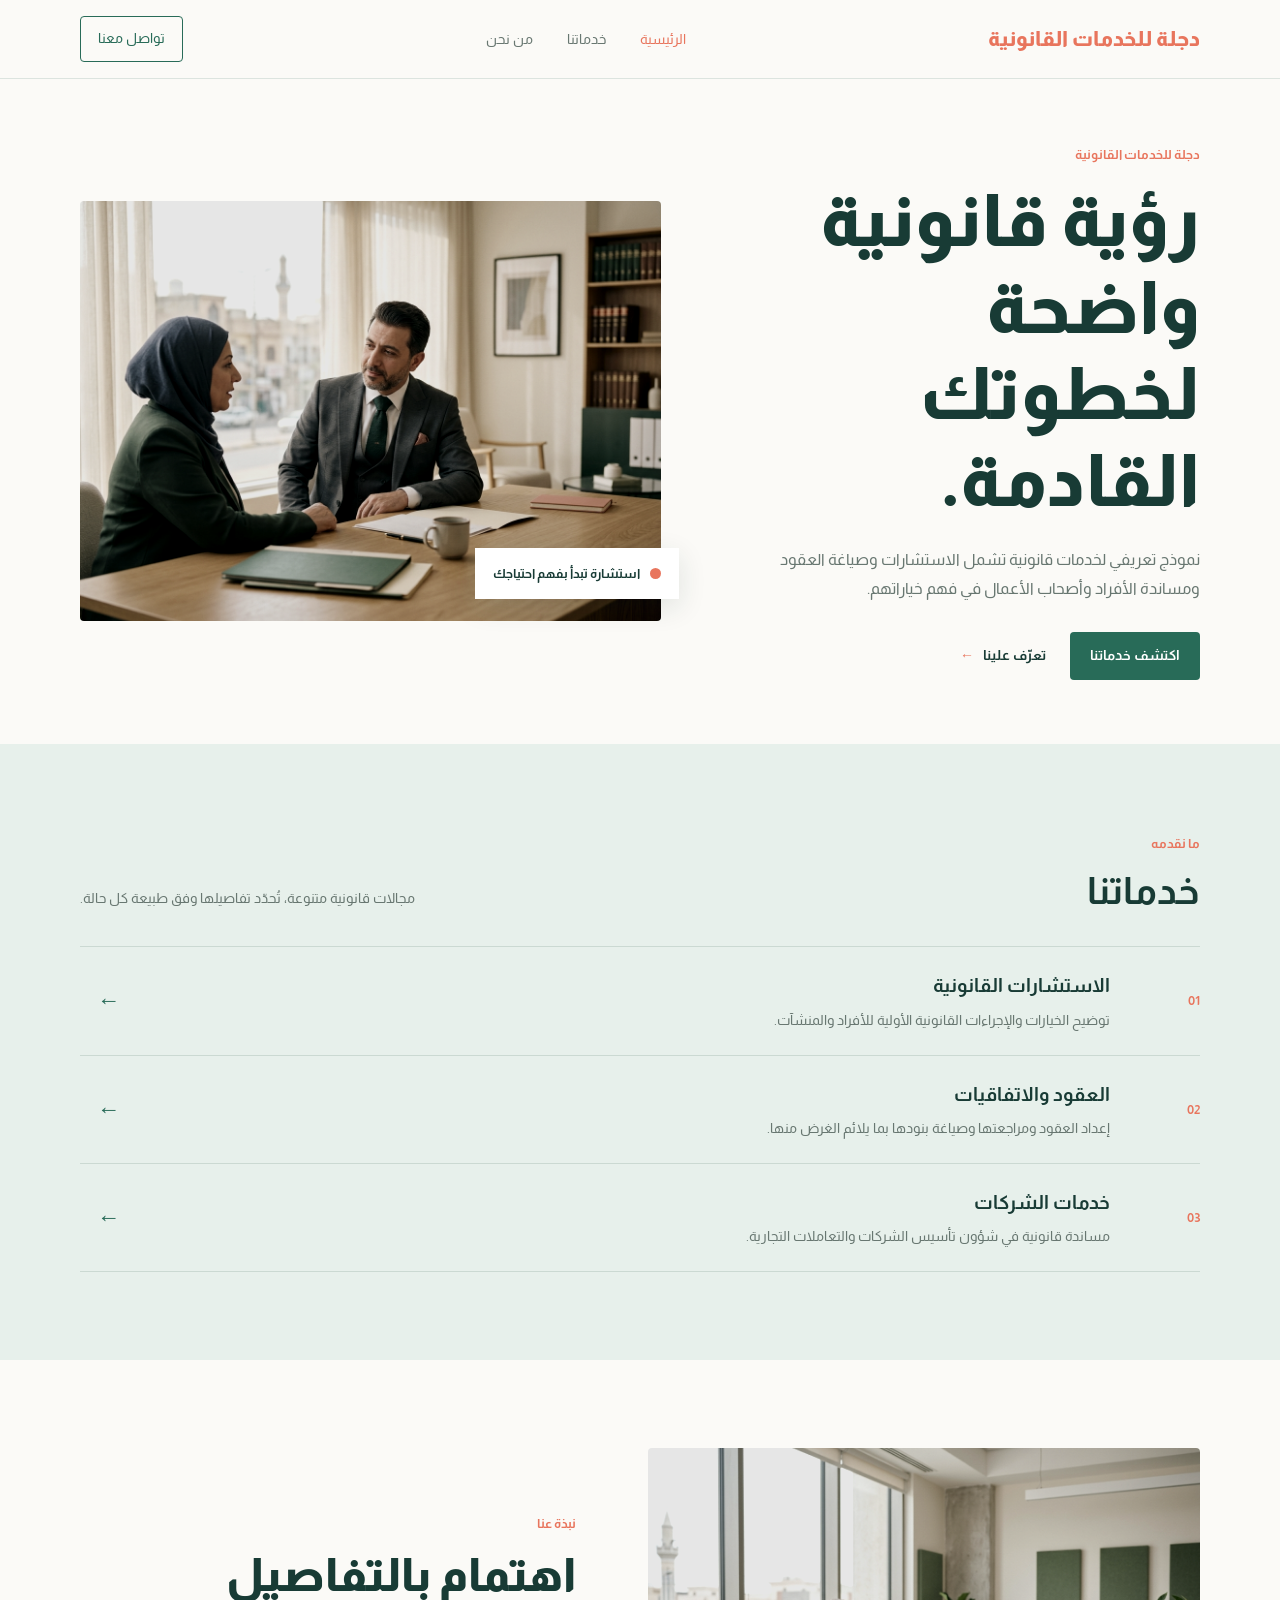
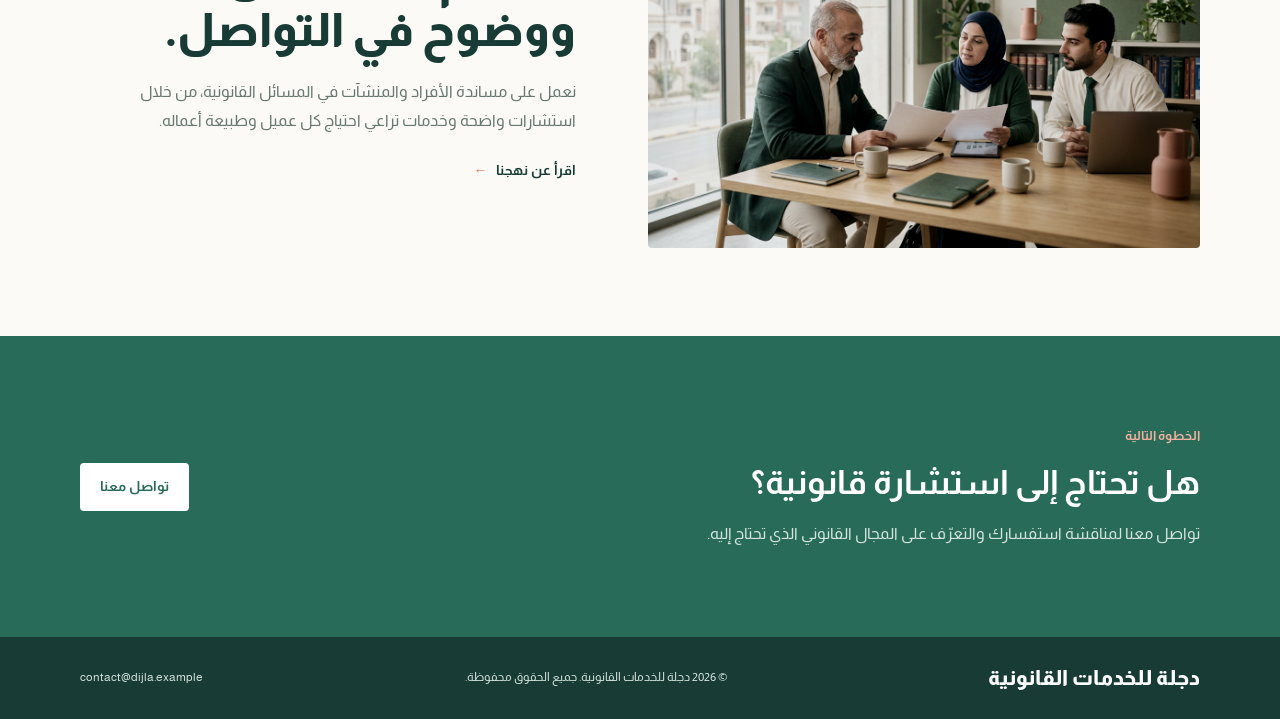
<file: index.html>
<!DOCTYPE html>
<html lang="ar" dir="rtl">
<head>
    <meta charset="UTF-8">
    <meta name="viewport" content="width=device-width, initial-scale=1.0">
    <meta name="description" content="دجلة للخدمات القانونية | استشارات قانونية وصياغة عقود وخدمات للشركات">
    <title>دجلة للخدمات القانونية | الرئيسية</title>
    <link rel="stylesheet" href="./style.css">
</head>
<body>
    <header class="site-header">
        <nav class="navbar container" aria-label="القائمة الرئيسية">
    <a class="brand" href="./index.html">دجلة<span> للخدمات القانونية</span></a>

    <ul class="nav-links">
        <li><a href="./index.html">الرئيسية</a></li>
        <li><a href="./service.html">خدماتنا</a></li>
        <li><a href="./aboutus.html">من نحن</a></li>
    </ul>

    <a class="nav-contact" href="./contact.html">تواصل معنا</a>
</nav>
    </header>

    <main>
        <section class="hero container" id="home">
            <div class="hero-copy">
                <p class="eyebrow">دجلة للخدمات القانونية</p>
                <h1>رؤية قانونية واضحة<br>لخطوتك القادمة.</h1>
                <p class="hero-description">
                    نموذج تعريفي لخدمات قانونية تشمل الاستشارات وصياغة العقود
                    ومساندة الأفراد وأصحاب الأعمال في فهم خياراتهم.
                </p>
                <div class="hero-actions">
                    <a class="button button-primary" href="#services">اكتشف خدماتنا</a>
                    <a class="text-link" href="#about">تعرّف علينا <span aria-hidden="true">←</span></a>
                </div>
            </div>

            <div class="hero-image-wrap">
                <img
                    class="hero-image"
                    src="./home-hero.jpg"
                    alt="مساحة عمل عصرية"
                >
                <div class="image-note">
                    <span class="note-mark" aria-hidden="true"></span>
                    <span>استشارة تبدأ بفهم احتياجك</span>
                </div>
            </div>
        </section>

        <section class="services section" id="services">
            <div class="container">
                <div class="section-heading">
                    <div>
                        <p class="eyebrow">ما نقدمه</p>
                        <h2>خدماتنا</h2>
                    </div>
                    <p>مجالات قانونية متنوعة، تُحدّد تفاصيلها وفق طبيعة كل حالة.</p>
                </div>

                <div class="service-list">
                    <article class="service-item">
                        <span class="service-number">01</span>
                        <div>
                            <h3>الاستشارات القانونية</h3>
                            <p>توضيح الخيارات والإجراءات القانونية الأولية للأفراد والمنشآت.</p>
                        </div>
                        <a href="#contact" aria-label="استفسر عن الاستشارات القانونية">←</a>
                    </article>

                    <article class="service-item">
                        <span class="service-number">02</span>
                        <div>
                            <h3>العقود والاتفاقيات</h3>
                            <p>إعداد العقود ومراجعتها وصياغة بنودها بما يلائم الغرض منها.</p>
                        </div>
                        <a href="#contact" aria-label="استفسر عن العقود والاتفاقيات">←</a>
                    </article>

                    <article class="service-item">
                        <span class="service-number">03</span>
                        <div>
                            <h3>خدمات الشركات</h3>
                            <p>مساندة قانونية في شؤون تأسيس الشركات والتعاملات التجارية.</p>
                        </div>
                        <a href="#contact" aria-label="استفسر عن خدمات الشركات">←</a>
                    </article>
                </div>
            </div>
        </section>

        <section class="about section container" id="about">
            <div class="about-image-wrap">
                <img
                    class="about-image"
                    src="./home-about.jpg"
                    alt="فريق يعمل معًا"
                    loading="lazy"
                >
            </div>

            <div class="about-copy">
                <p class="eyebrow">نبذة عنا</p>
                <h2>اهتمام بالتفاصيل<br>ووضوح في التواصل.</h2>
                <p>
                    نعمل على مساندة الأفراد والمنشآت في المسائل القانونية، من خلال
                    استشارات واضحة وخدمات تراعي احتياج كل عميل وطبيعة أعماله.
                </p>
                <a class="text-link" href="./aboutus.html">اقرأ عن نهجنا <span aria-hidden="true">←</span></a>
            </div>
        </section>

        <section class="contact section" id="contact">
            <div class="container contact-content">
                <div>
                    <p class="eyebrow">الخطوة التالية</p>
                    <h2>هل تحتاج إلى استشارة قانونية؟</h2>
                    <p>تواصل معنا لمناقشة استفسارك والتعرّف على المجال القانوني الذي تحتاج إليه.</p>
                </div>
                <a class="button button-light" href="./contact.html">تواصل معنا</a>
            </div>
        </section>
    </main>

    <footer class="site-footer">
        <div class="container footer-content">
            <a class="brand footer-brand" href="#home">دجلة<span> للخدمات القانونية</span></a>
            <p>© 2026 دجلة للخدمات القانونية. جميع الحقوق محفوظة.</p>
            <a href="mailto:contact@dijla.example">contact@dijla.example</a>
        </div>
    </footer>
   <script src="./index.js"> </script>
</body>
</html>
</file>
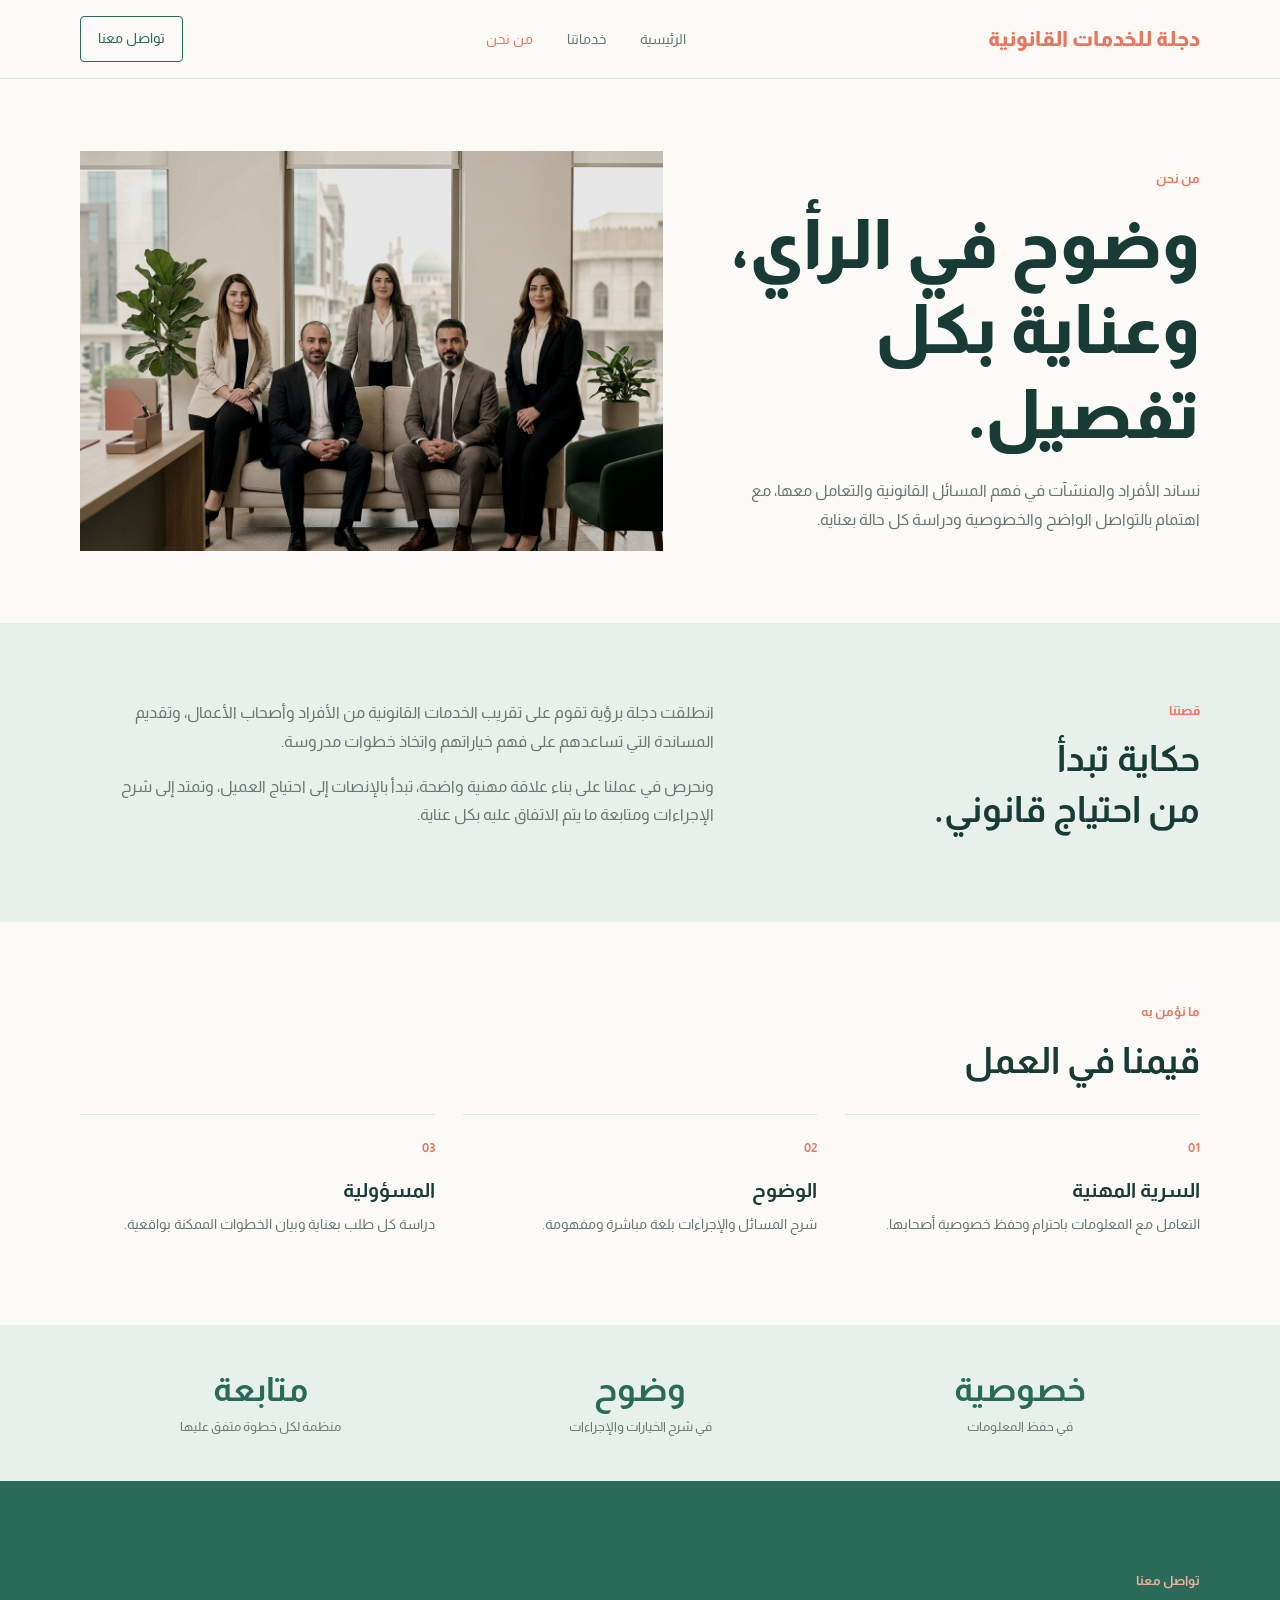
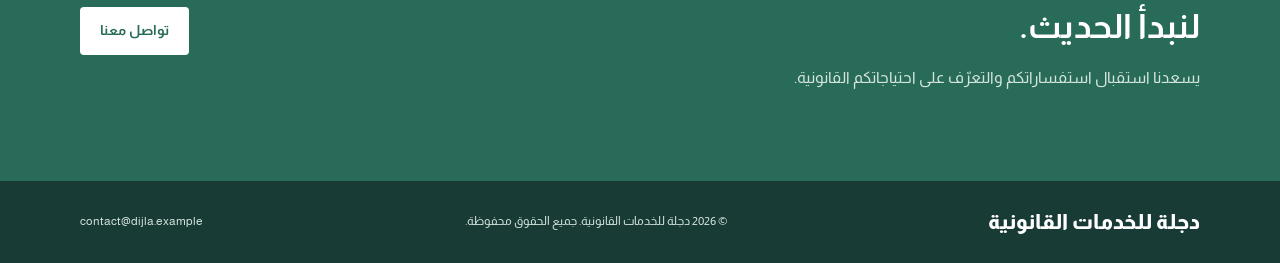
<file: aboutus.html>
<!DOCTYPE html>
<html lang="ar" dir="rtl">
<head>
    <meta charset="UTF-8">
    <meta name="viewport" content="width=device-width, initial-scale=1.0">
    <title>من نحن | دجلة للخدمات القانونية</title>
    <link rel="stylesheet" href="./style.css">
</head>
<body>
    <header class="site-header">
        <nav class="navbar container" aria-label="القائمة الرئيسية">
    <a class="brand" href="./index.html">دجلة<span> للخدمات القانونية</span></a>

    <ul class="nav-links">
        <li><a href="./index.html">الرئيسية</a></li>
        <li><a href="./service.html">خدماتنا</a></li>
        <li><a href="./aboutus.html">من نحن</a></li>
    </ul>

    <a class="nav-contact" href="./contact.html">تواصل معنا</a>
</nav>
    </header>

    <main>
        <section class="about-page-hero container">
            <div class="about-page-copy">
                <p class="eyebrow">من نحن</p>
                <h1>وضوح في الرأي،<br>وعناية بكل تفصيل.</h1>
                <p>
                    نساند الأفراد والمنشآت في فهم المسائل القانونية والتعامل معها،
                    مع اهتمام بالتواصل الواضح والخصوصية ودراسة كل حالة بعناية.
                </p>
            </div>

            <img
                class="about-page-image"
                src="./about-us.jpg"
                alt="فريق يعمل معًا"
            >
        </section>

        <section class="story-section">
            <div class="container story-layout">
                <div>
                    <p class="eyebrow">قصتنا</p>
                    <h2>حكاية تبدأ<br>من احتياج قانوني.</h2>
                </div>

                <div class="story-text">
                    <p>
                        انطلقت دجلة برؤية تقوم على تقريب الخدمات القانونية من
                        الأفراد وأصحاب الأعمال، وتقديم المساندة التي تساعدهم على
                        فهم خياراتهم واتخاذ خطوات مدروسة.
                    </p>
                    <p>
                        ونحرص في عملنا على بناء علاقة مهنية واضحة، تبدأ بالإنصات
                        إلى احتياج العميل، وتمتد إلى شرح الإجراءات ومتابعة ما يتم
                        الاتفاق عليه بكل عناية.
                    </p>
                </div>
            </div>
        </section>

        <section class="values-section container">
            <div class="values-heading">
                <p class="eyebrow">ما نؤمن به</p>
                <h2>قيمنا في العمل</h2>
            </div>

            <div class="values-grid">
                <article class="value-item">
                    <span>01</span>
                    <h3>السرية المهنية</h3>
                    <p>التعامل مع المعلومات باحترام وحفظ خصوصية أصحابها.</p>
                </article>

                <article class="value-item">
                    <span>02</span>
                    <h3>الوضوح</h3>
                    <p>شرح المسائل والإجراءات بلغة مباشرة ومفهومة.</p>
                </article>

                <article class="value-item">
                    <span>03</span>
                    <h3>المسؤولية</h3>
                    <p>دراسة كل طلب بعناية وبيان الخطوات الممكنة بواقعية.</p>
                </article>
            </div>
        </section>

        <section class="stats-band">
            <div class="container stats-grid">
                <div>
                    <strong>خصوصية</strong>
                    <span>في حفظ المعلومات</span>
                </div>
                <div>
                    <strong>وضوح</strong>
                    <span>في شرح الخيارات والإجراءات</span>
                </div>
                <div>
                    <strong>متابعة</strong>
                    <span>منظمة لكل خطوة متفق عليها</span>
                </div>
            </div>
        </section>

        <section class="contact section" id="contact">
            <div class="container contact-content">
                <div>
                    <p class="eyebrow">تواصل معنا</p>
                    <h2>لنبدأ الحديث.</h2>
                    <p>يسعدنا استقبال استفساراتكم والتعرّف على احتياجاتكم القانونية.</p>
                </div>
                <a class="button button-light" href="./contact.html">تواصل معنا</a>
            </div>
        </section>
    </main>

    <footer class="site-footer">
        <div class="container footer-content">
            <a class="brand footer-brand" href="./index.html">دجلة<span> للخدمات القانونية</span></a>
            <p>© 2026 دجلة للخدمات القانونية. جميع الحقوق محفوظة.</p>
            <a href="mailto:contact@dijla.example">contact@dijla.example</a>
        </div>
    </footer>
    <script src="./index.js"> </script>
</body>
</html>
</file>
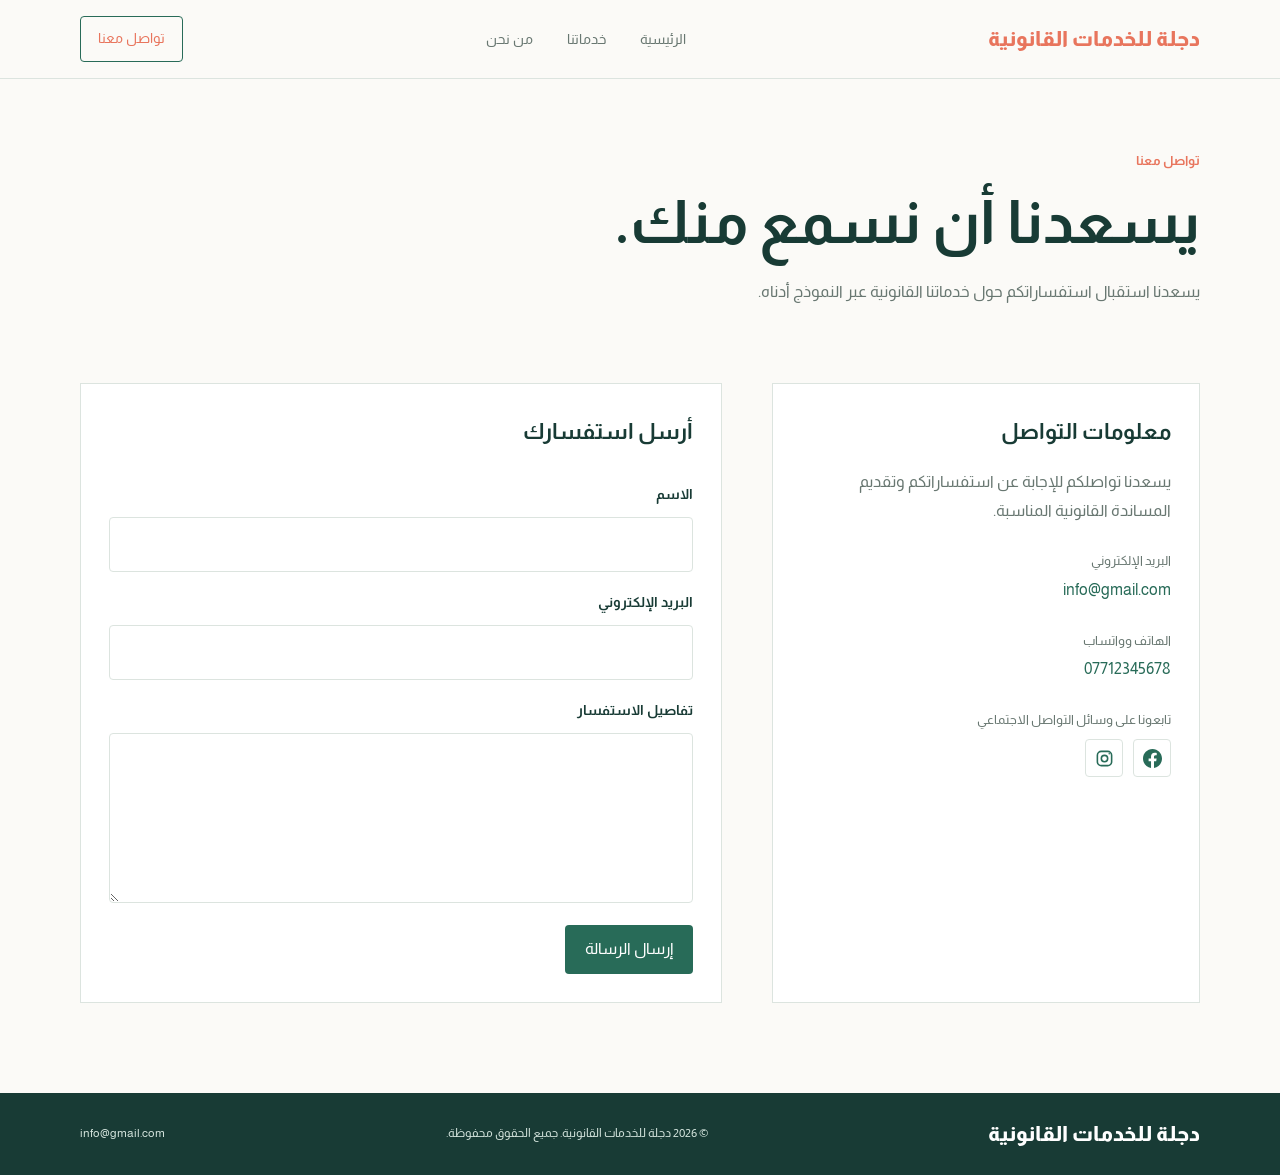
<file: contact.html>
<!DOCTYPE html>
<html lang="ar" dir="rtl">
<head>
    <meta charset="UTF-8">
    <meta name="viewport" content="width=device-width, initial-scale=1.0">
    <title>تواصل معنا | دجلة للخدمات القانونية</title>
    <link rel="stylesheet" href="./style.css">
</head>
<body>
    <header class="site-header">
        <nav class="navbar container" aria-label="القائمة الرئيسية">
            <a class="brand" href="./index.html">دجلة<span> للخدمات القانونية</span></a>

            <ul class="nav-links">
                <li><a href="./index.html">الرئيسية</a></li>
                <li><a href="./service.html">خدماتنا</a></li>
                <li><a href="./aboutus.html">من نحن</a></li>
            </ul>

            <a class="nav-contact" href="./contact.html" aria-current="page">تواصل معنا</a>
        </nav>
    </header>

    <main>
        <section class="contact-page-intro container">
            <p class="eyebrow">تواصل معنا</p>
            <h1>يسعدنا أن نسمع منك.</h1>
            <p>يسعدنا استقبال استفساراتكم حول خدماتنا القانونية عبر النموذج أدناه.</p>
        </section>

        <section class="contact-page-content container">
            <div class="contact-details">
                <h2>معلومات التواصل</h2>
                <p>يسعدنا تواصلكم للإجابة عن استفساراتكم وتقديم المساندة القانونية المناسبة.</p>

                <a href="mailto:info@gmail.com">
                    <span>البريد الإلكتروني</span>
                    info@gmail.com
                </a>

                <a href="https://wa.me/9647712345678" target="_blank" rel="noopener noreferrer">
                    <span>الهاتف وواتساب</span>
                    07712345678
                </a>

                <div class="contact-address">
                    <span>تابعونا على وسائل التواصل الاجتماعي</span>
                    <div class="contact-social-links">
                        <a href="https://www.google.com" target="_blank" rel="noopener noreferrer" aria-label="فيسبوك - Google">
                            <svg viewBox="0 0 24 24" aria-hidden="true" focusable="false"><path d="M24 12.07C24 5.4 18.63 0 12 0S0 5.4 0 12.07c0 6.02 4.39 11 10.13 11.93v-8.42H7.08v-3.5h3.05V9.41c0-3.02 1.79-4.69 4.53-4.69 1.31 0 2.69.24 2.69.24v2.98h-1.51c-1.49 0-1.95.93-1.95 1.89v2.27h3.32l-.53 3.5h-2.79V24C19.61 23.07 24 18.09 24 12.07Z"/></svg>
                        </a>
                        <a href="https://www.google.com" target="_blank" rel="noopener noreferrer" aria-label="إنستغرام - Google">
                            <svg viewBox="0 0 24 24" aria-hidden="true" focusable="false"><rect x="3" y="3" width="18" height="18" rx="5"/><circle cx="12" cy="12" r="4"/><circle class="social-icon-dot" cx="18" cy="6" r="1"/></svg>
                        </a>
                    </div>
                </div>
            </div>

            <form id="contact-form" class="contact-form"
                  action="mailto:info@gmail.com"
                  method="post"
                  enctype="text/plain">
                <h2>أرسل استفسارك</h2>

                <label for="name">الاسم</label>
                <input id="name" name="الاسم" type="text" required>

                <label for="email">البريد الإلكتروني</label>
                <input id="email" name="البريد الإلكتروني" type="email" required>

                <label for="message">تفاصيل الاستفسار</label>
                <textarea id="message" name="الرسالة" rows="5" required></textarea>

                <button class="button button-primary" type="submit">إرسال الرسالة</button>
            </form>
        </section>
    </main>

    <footer class="site-footer">
        <div class="container footer-content">
            <a class="brand footer-brand" href="./index.html">دجلة<span> للخدمات القانونية</span></a>
            <p>© 2026 دجلة للخدمات القانونية. جميع الحقوق محفوظة.</p>
            <a href="mailto:info@gmail.com">info@gmail.com</a>
        </div>
    </footer>

    <script src="./index.js"> </script>
</body>
</html>
</file>
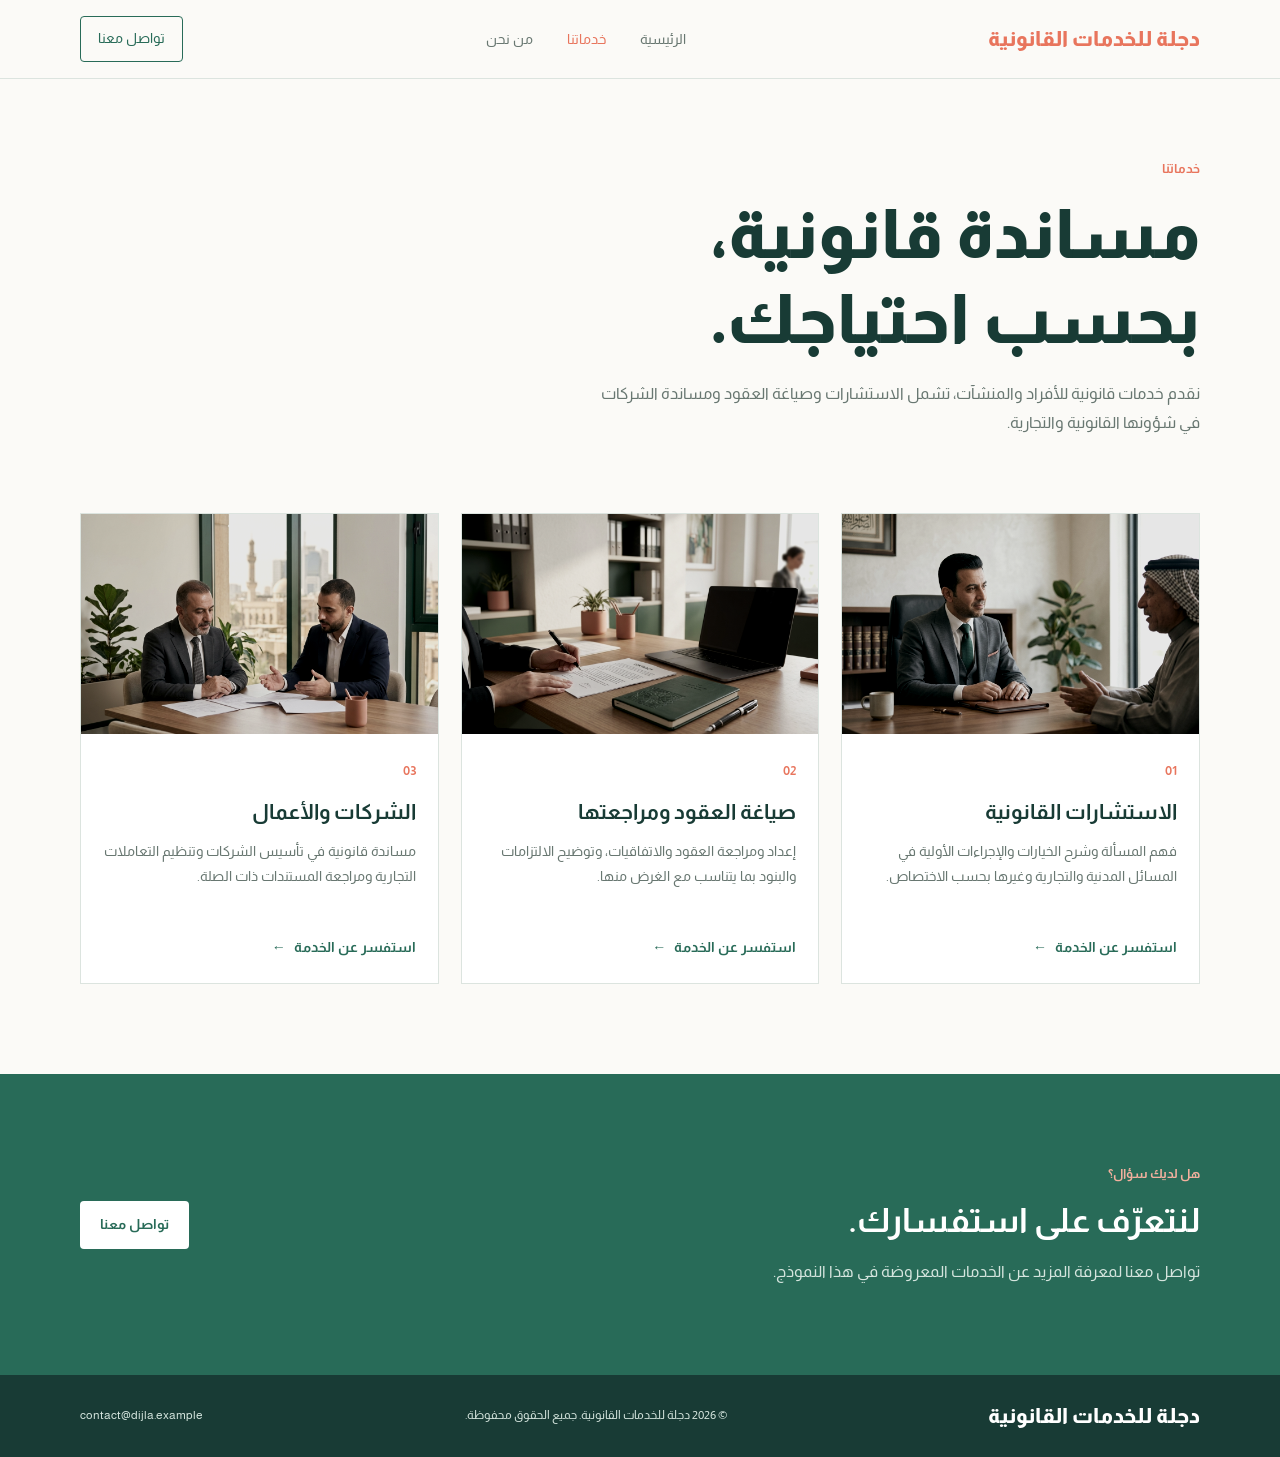
<file: service.html>
<!DOCTYPE html>
<html lang="ar" dir="rtl">
<head>
    <meta charset="UTF-8">
    <meta name="viewport" content="width=device-width, initial-scale=1.0">
    <title>خدماتنا | دجلة للخدمات القانونية</title>
    <link rel="stylesheet" href="./style.css">
</head>
<body>
    <header class="site-header">
       <nav class="navbar container" aria-label="القائمة الرئيسية">
    <a class="brand" href="./index.html">دجلة<span> للخدمات القانونية</span></a>

    <ul class="nav-links">
        <li><a href="./index.html">الرئيسية</a></li>
        <li><a href="./service.html">خدماتنا</a></li>
        <li><a href="./aboutus.html">من نحن</a></li>
    </ul>

    <a class="nav-contact" href="./contact.html">تواصل معنا</a>
</nav>
    </header>

    <main>
        <section class="inner-hero container">
            <p class="eyebrow">خدماتنا</p>
            <h1>مساندة قانونية،<br>بحسب احتياجك.</h1>
            <p>
                نقدم خدمات قانونية للأفراد والمنشآت، تشمل الاستشارات وصياغة
                العقود ومساندة الشركات في شؤونها القانونية والتجارية.
            </p>
        </section>

        <section class="services-page-section">
            <div class="container">
                <div class="services-grid">
                    <article class="service-card">
                        <img
                            src="./service-consultation.jpg"
                            alt="العمل على خطة مشروع"
                            loading="lazy"
                        >
                        <div class="service-card-content">
                            <span class="service-number">01</span>
                            <h2>الاستشارات القانونية</h2>
                            <p>
                                فهم المسألة وشرح الخيارات والإجراءات الأولية في
                                المسائل المدنية والتجارية وغيرها بحسب الاختصاص.
                            </p>
                            <a href="#contact">استفسر عن الخدمة <span aria-hidden="true">←</span></a>
                        </div>
                    </article>

                    <article class="service-card">
                        <img
                            src="./service-contracts.jpg"
                            alt="مساحة عمل وتجهيزات"
                            loading="lazy"
                        >
                        <div class="service-card-content">
                            <span class="service-number">02</span>
                            <h2>صياغة العقود ومراجعتها</h2>
                            <p>
                                إعداد ومراجعة العقود والاتفاقيات، وتوضيح الالتزامات
                                والبنود بما يتناسب مع الغرض منها.
                            </p>
                            <a href="#contact">استفسر عن الخدمة <span aria-hidden="true">←</span></a>
                        </div>
                    </article>

                    <article class="service-card">
                        <img
                            src="./service-business.jpg"
                            alt="فريق يتعاون في اجتماع"
                            loading="lazy"
                        >
                        <div class="service-card-content">
                            <span class="service-number">03</span>
                            <h2>الشركات والأعمال</h2>
                            <p>
                                مساندة قانونية في تأسيس الشركات وتنظيم التعاملات
                                التجارية ومراجعة المستندات ذات الصلة.
                            </p>
                            <a href="#contact">استفسر عن الخدمة <span aria-hidden="true">←</span></a>
                        </div>
                    </article>
                </div>
            </div>
        </section>

        <section class="contact section" id="contact">
            <div class="container contact-content">
                <div>
                    <p class="eyebrow">هل لديك سؤال؟</p>
                    <h2>لنتعرّف على استفسارك.</h2>
                    <p>تواصل معنا لمعرفة المزيد عن الخدمات المعروضة في هذا النموذج.</p>
                </div>
                <a class="button button-light" href="./contact.html">تواصل معنا</a>
            </div>
        </section>
    </main>

    <footer class="site-footer">
        <div class="container footer-content">
            <a class="brand footer-brand" href="./index.html">دجلة<span> للخدمات القانونية</span></a>
            <p>© 2026 دجلة للخدمات القانونية. جميع الحقوق محفوظة.</p>
            <a href="mailto:contact@dijla.example">contact@dijla.example</a>
        </div>
    </footer>
    <script src="./index.js"> </script>
</body>
</html>
</file>
<file: style.css>
@import url("https://fonts.googleapis.com/css2?family=Almarai:wght@400;700;800&display=swap");

:root {
    --ink: #183b35;
    --green: #286b58;
    --green-light: #e7f0eb;
    --coral: #e8755d;
    --paper: #fbfaf7;
    --white: #ffffff;
    --muted: #687771;
    --line: #dce4df;
}

* {
    box-sizing: border-box;
}

html {
    scroll-behavior: smooth;
}

body {
    margin: 0;
    background: var(--paper);
    color: var(--ink);
    font-family: "Almarai", Arial, sans-serif;
    line-height: 1.8;
}

main img {
    filter: grayscale(30%) contrast(1.1) brightness(0.9);
}

a {
    color: inherit;
}

.container {
    width: min(1120px, calc(100% - 40px));
    margin-inline: auto;
}

.site-header {
    background: var(--paper);
    border-bottom: 1px solid var(--line);
}

.navbar {
    min-height: 78px;
    display: flex;
    align-items: center;
    justify-content: space-between;
    gap: 24px;
}

.brand {
    color: var(--coral);
    font-size: 21px;
    font-weight: 800;
    text-decoration: none;
    white-space: nowrap;
}

.brand span {
    color: var(--coral);
}

.nav-links {
    display: flex;
    align-items: center;
    gap: 34px;
    margin: 0;
    padding: 0;
    list-style: none;
}

.nav-links a,
.site-footer a {
    text-decoration: none;
}

.nav-links a {
    color: var(--muted);
    font-size: 14px;
    transition: color 180ms ease;
}

.nav-links a:hover,
.site-footer a:hover {
    color: var(--coral);
}

.nav-contact {
    padding: 9px 17px;
    border: 1px solid var(--green);
    border-radius: 4px;
    color: var(--green);
    font-size: 14px;
    text-decoration: none;
    transition: background-color 180ms ease, color 180ms ease;
}

.nav-contact:hover {
    background: var(--green);
    color: var(--white);
}

.hero {
    min-height: 570px;
    display: grid;
    grid-template-columns: 0.9fr 1.1fr;
    align-items: center;
    gap: 64px;
    padding-block: 64px;
}

.eyebrow {
    margin: 0 0 12px;
    color: var(--coral);
    font-size: 13px;
    font-weight: 700;
}

.hero h1,
.about h2 {
    margin: 0;
    color: var(--ink);
    font-size: clamp(42px, 6vw, 72px);
    font-weight: 800;
    line-height: 1.2;
}

.hero-description {
    max-width: 470px;
    margin: 22px 0 28px;
    color: var(--muted);
    font-size: 16px;
}

.hero-actions {
    display: flex;
    align-items: center;
    flex-wrap: wrap;
    gap: 24px;
}

.button {
    display: inline-flex;
    min-height: 48px;
    align-items: center;
    justify-content: center;
    padding: 10px 20px;
    border-radius: 4px;
    font-size: 14px;
    font-weight: 700;
    text-decoration: none;
    transition: transform 180ms ease, background-color 180ms ease;
}

.button:hover {
    transform: translateY(-2px);
}

.button-primary {
    background: var(--green);
    color: var(--white);
}

.button-primary:hover {
    background: var(--ink);
}

.text-link {
    color: var(--ink);
    font-size: 14px;
    font-weight: 700;
    text-decoration: none;
}

.text-link span {
    display: inline-block;
    margin-right: 6px;
    color: var(--coral);
    transition: transform 180ms ease;
}

.text-link:hover span {
    transform: translateX(-4px);
}

.hero-image-wrap {
    position: relative;
    min-height: 390px;
}

.hero-image {
    width: 100%;
    height: 420px;
    display: block;
    object-fit: cover;
    border-radius: 4px;
}

.image-note {
    position: absolute;
    right: -18px;
    bottom: 22px;
    display: flex;
    align-items: center;
    gap: 10px;
    max-width: calc(100% - 20px);
    padding: 14px 18px;
    background: var(--white);
    color: var(--ink);
    box-shadow: 0 8px 28px rgba(24, 59, 53, 0.12);
    font-size: 13px;
    font-weight: 700;
}

.note-mark {
    width: 11px;
    height: 11px;
    flex: 0 0 11px;
    border-radius: 50%;
    background: var(--coral);
}

.section {
    padding-block: 88px;
}

.services {
    background: var(--green-light);
}

.section-heading {
    display: flex;
    align-items: end;
    justify-content: space-between;
    gap: 24px;
    margin-bottom: 30px;
}

.section-heading h2,
.contact h2 {
    margin: 0;
    font-size: 38px;
    line-height: 1.3;
}

.section-heading > p {
    max-width: 370px;
    margin: 0 0 5px;
    color: var(--muted);
    font-size: 14px;
}

.service-list {
    border-top: 1px solid #cbd9d2;
}

.service-item {
    display: grid;
    grid-template-columns: 70px 1fr 40px;
    align-items: center;
    gap: 20px;
    padding: 22px 0;
    border-bottom: 1px solid #cbd9d2;
}

.service-number {
    color: var(--coral);
    font-size: 14px;
    font-weight: 700;
}

.service-item h3 {
    margin: 0 0 4px;
    font-size: 19px;
}

.service-item p {
    margin: 0;
    color: var(--muted);
    font-size: 14px;
}

.service-item > a {
    color: var(--green);
    font-size: 23px;
    text-decoration: none;
    transition: transform 180ms ease;
}

.service-item > a:hover {
    transform: translateX(-4px);
}

.about {
    display: grid;
    grid-template-columns: 1fr 0.9fr;
    align-items: center;
    gap: 72px;
}

.about-image {
    width: 100%;
    height: 400px;
    display: block;
    object-fit: cover;
    border-radius: 4px;
}

.about h2 {
    font-size: 46px;
}

.about-copy > p:not(.eyebrow) {
    max-width: 470px;
    margin: 20px 0;
    color: var(--muted);
}

.contact {
    background: var(--green);
    color: var(--white);
}

.contact-content {
    display: flex;
    align-items: center;
    justify-content: space-between;
    gap: 30px;
}

.contact .eyebrow {
    color: #f3b09e;
}

.contact h2 {
    font-size: 34px;
}

.contact-content > div > p:last-child {
    margin-bottom: 0;
    color: #d5e5de;
}

.button-light {
    flex: 0 0 auto;
    background: var(--white);
    color: var(--green);
}

.button-light:hover {
    background: #f4d0c6;
}

.site-footer {
    padding-block: 22px;
    background: var(--ink);
    color: #d5e5de;
}

.footer-content {
    display: flex;
    align-items: center;
    justify-content: space-between;
    gap: 20px;
}

.footer-brand {
    color: var(--white);
}

.footer-brand span {
    color: var(--white);
}

.site-footer a.footer-brand:hover {
    color: var(--white);
}

.site-footer p,
.site-footer a:not(.brand) {
    margin: 0;
    font-size: 12px;
}

@media (max-width: 760px) {
    .container {
        width: min(100% - 32px, 560px);
    }

    .navbar {
        min-height: auto;
        flex-wrap: wrap;
        justify-content: center;
        gap: 12px 20px;
        padding-block: 16px;
    }

    .brand {
        margin-left: auto;
    }

    .nav-contact {
        margin-right: auto;
    }

    .nav-links {
        order: 3;
        width: 100%;
        justify-content: center;
        gap: 26px;
    }

    .hero {
        min-height: auto;
        grid-template-columns: 1fr;
        gap: 34px;
        padding-block: 54px;
    }

    .hero h1 {
        font-size: 50px;
    }

    .hero-image-wrap {
        min-height: 280px;
    }

    .hero-image {
        height: 300px;
    }

    .image-note {
        right: 10px;
        bottom: 14px;
    }

    .section {
        padding-block: 62px;
    }

    .section-heading {
        align-items: start;
        flex-direction: column;
        gap: 10px;
    }

    .about {
        grid-template-columns: 1fr;
        gap: 32px;
    }

    .about-image {
        height: 300px;
    }

    .contact-content {
        align-items: flex-start;
        flex-direction: column;
    }

    .footer-content {
        flex-wrap: wrap;
    }
}

@media (max-width: 420px) {
    .nav-links {
        gap: 16px;
    }

    .nav-links a {
        font-size: 13px;
    }

    .nav-contact {
        padding: 8px 12px;
    }

    .hero h1 {
        font-size: 42px;
    }

    .service-item {
        grid-template-columns: 36px 1fr 24px;
        gap: 12px;
    }

    .section-heading h2,
    .contact h2 {
        font-size: 30px;
    }
}

@media (prefers-reduced-motion: reduce) {
    html {
        scroll-behavior: auto;
    }

    *,
    *::before,
    *::after {
        transition-duration: 0.01ms !important;
    }
}






.inner-hero {
    padding-block: 78px 55px;
}

.inner-hero h1,
.about-page-copy h1 {
    margin: 0;
    color: var(--ink, #183b35);
    font-size: clamp(42px, 6vw, 68px);
    font-weight: 800;
    line-height: 1.25;
}

.inner-hero > p:last-child {
    max-width: 620px;
    margin: 18px 0 0;
    color: var(--muted, #687771);
}

.services-page-section {
    padding-block: 20px 90px;
}

.services-grid {
    display: grid;
    grid-template-columns: repeat(3, minmax(0, 1fr));
    gap: 22px;
}

.service-card {
    overflow: hidden;
    background: #fff;
    border: 1px solid var(--line, #dce4df);
}

.service-card img {
    display: block;
    width: 100%;
    height: 220px;
    object-fit: cover;
}

.service-card-content {
    padding: 22px;
}

.service-number,
.value-item > span {
    color: var(--coral, #e8755d);
    font-size: 13px;
    font-weight: 700;
}

.service-card h2 {
    margin: 8px 0;
    color: var(--ink, #183b35);
    font-size: 21px;
}

.service-card p {
    min-height: 76px;
    margin: 0 0 18px;
    color: var(--muted, #687771);
    font-size: 14px;
}

.service-card a {
    color: var(--green, #286b58);
    font-size: 14px;
    font-weight: 700;
    text-decoration: none;
}

.service-card a span {
    display: inline-block;
    margin-right: 5px;
}

.about-page-hero {
    display: grid;
    grid-template-columns: 0.9fr 1.1fr;
    align-items: center;
    gap: 60px;
    padding-block: 72px;
}

.about-page-copy > p:last-child {
    max-width: 470px;
    margin: 20px 0 0;
    color: var(--muted, #687771);
}

.about-page-image {
    display: block;
    width: 100%;
    height: 400px;
    object-fit: cover;
}

.story-section {
    padding-block: 76px;
    background: var(--green-light, #e7f0eb);
}

.story-layout {
    display: grid;
    grid-template-columns: 0.8fr 1.2fr;
    gap: 64px;
}

.story-layout h2,
.values-heading h2 {
    margin: 0;
    color: var(--ink, #183b35);
    font-size: 36px;
    line-height: 1.4;
}

.story-text p {
    margin: 0 0 16px;
    color: var(--muted, #687771);
}

.values-section {
    padding-block: 78px 88px;
}

.values-heading {
    margin-bottom: 28px;
}

.values-grid {
    display: grid;
    grid-template-columns: repeat(3, minmax(0, 1fr));
    gap: 28px;
}

.value-item {
    padding-top: 18px;
    border-top: 1px solid var(--line, #dce4df);
}

.value-item h3 {
    margin: 10px 0 4px;
    color: var(--ink, #183b35);
    font-size: 20px;
}

.value-item p {
    margin: 0;
    color: var(--muted, #687771);
    font-size: 14px;
}

.stats-band {
    padding-block: 42px;
    background: var(--green-light, #e7f0eb);
}

.stats-grid {
    display: grid;
    grid-template-columns: repeat(3, minmax(0, 1fr));
    gap: 20px;
    text-align: center;
}

.stats-grid div {
    display: flex;
    flex-direction: column;
    gap: 4px;
}

.stats-grid strong {
    color: var(--green, #286b58);
    font-size: 34px;
    line-height: 1.3;
}

.stats-grid span {
    color: var(--muted, #687771);
    font-size: 13px;
}

@media (max-width: 760px) {
    .inner-hero {
        padding-block: 54px 35px;
    }

    .services-page-section {
        padding-bottom: 60px;
    }

    .services-grid {
        grid-template-columns: 1fr;
    }

    .service-card img {
        height: 240px;
    }

    .service-card p {
        min-height: auto;
    }

    .about-page-hero,
    .story-layout {
        grid-template-columns: 1fr;
        gap: 30px;
    }

    .about-page-hero {
        padding-block: 52px;
    }

    .about-page-image {
        height: 300px;
    }

    .story-section {
        padding-block: 54px;
    }

    .story-layout h2,
    .values-heading h2 {
        font-size: 30px;
    }

    .values-section {
        padding-block: 58px;
    }

    .values-grid {
        grid-template-columns: 1fr;
        gap: 20px;
    }

    .stats-grid {
        grid-template-columns: 1fr;
        gap: 24px;
    }
}





.contact-page-intro {
    padding-block: 70px 35px;
}

.contact-page-intro h1 {
    margin: 0;
    color: var(--ink, #183b35);
    font-size: clamp(38px, 6vw, 60px);
    line-height: 1.3;
}

.contact-page-intro > p:last-child {
    color: var(--muted, #687771);
}

.contact-page-content {
    display: grid;
    grid-template-columns: 0.8fr 1.2fr;
    gap: 50px;
    padding-block: 25px 90px;
}

.contact-details,
.contact-form {
    padding: 28px;
    background: #fff;
    border: 1px solid var(--line, #dce4df);
}

.contact-details h2,
.contact-form h2 {
    margin: 0 0 12px;
    color: var(--ink, #183b35);
    font-size: 22px;
}

.contact-details > p {
    color: var(--muted, #687771);
}

.contact-details > a {
    display: block;
    margin-top: 24px;
    color: var(--green, #286b58);
    text-decoration: none;
}

.contact-details span {
    display: block;
    margin-bottom: 3px;
    color: var(--muted, #687771);
    font-size: 13px;
}

.contact-social-links {
    display: flex;
    gap: 10px;
    margin-top: 8px;
}

.contact-social-links a {
    display: grid;
    width: 38px;
    aspect-ratio: 1;
    place-items: center;
    border: 1px solid var(--line, #dce4df);
    border-radius: 4px;
    color: var(--green, #286b58);
    transition: color 180ms ease, background-color 180ms ease;
}

.contact-social-links a:hover {
    background: var(--green, #286b58);
    color: #fff;
}

.contact-social-links svg {
    width: 19px;
    height: 19px;
}

.contact-social-links svg path,
.contact-social-links svg rect,
.contact-social-links svg circle {
    fill: none;
    stroke: currentColor;
    stroke-width: 2;
}

.contact-social-links svg path {
    fill: currentColor;
    stroke: none;
}

.contact-social-links svg circle.social-icon-dot {
    fill: currentColor;
    stroke: none;
}

.contact-address {
    margin-top: 24px;
}

.contact-form {
    display: flex;
    flex-direction: column;
    gap: 10px;
}

.contact-form label {
    margin-top: 8px;
    color: var(--ink, #183b35);
    font-size: 14px;
    font-weight: 700;
}

.contact-form input,
.contact-form textarea {
    width: 100%;
    padding: 12px;
    border: 1px solid var(--line, #dce4df);
    border-radius: 4px;
    background: #fff;
    color: var(--ink, #183b35);
    font: inherit;
}

.contact-form textarea {
    resize: vertical;
}

.contact-form input:focus,
.contact-form textarea:focus {
    outline: 2px solid var(--green, #286b58);
    outline-offset: 2px;
}

.contact-form button {
    align-self: flex-start;
    margin-top: 12px;
    border: 0;
    cursor: pointer;
    font: inherit;
}

@media (max-width: 760px) {
    .contact-page-intro {
        padding-top: 50px;
    }

    .contact-page-content {
        grid-template-columns: 1fr;
        gap: 20px;
        padding-bottom: 60px;
    }
}


.reveal {
    opacity: 0;
    transform: translateY(18px);
    transition:
        opacity 500ms ease var(--reveal-delay, 0ms),
        transform 500ms ease var(--reveal-delay, 0ms);
}

.reveal.is-visible {
    opacity: 1;
    transform: translateY(0);
}

.site-header {
    position: sticky;
    top: 0;
    z-index: 10;
    transition: box-shadow 200ms ease;
}

.site-header.is-scrolled {
    box-shadow: 0 4px 16px rgba(24, 59, 53, 0.1);
}

.navbar a[aria-current="page"] {
    color: var(--coral, #e8755d);
}

@media (prefers-reduced-motion: reduce) {
    .reveal {
        opacity: 1;
        transform: none;
        transition: none;
    }
}
</file>
